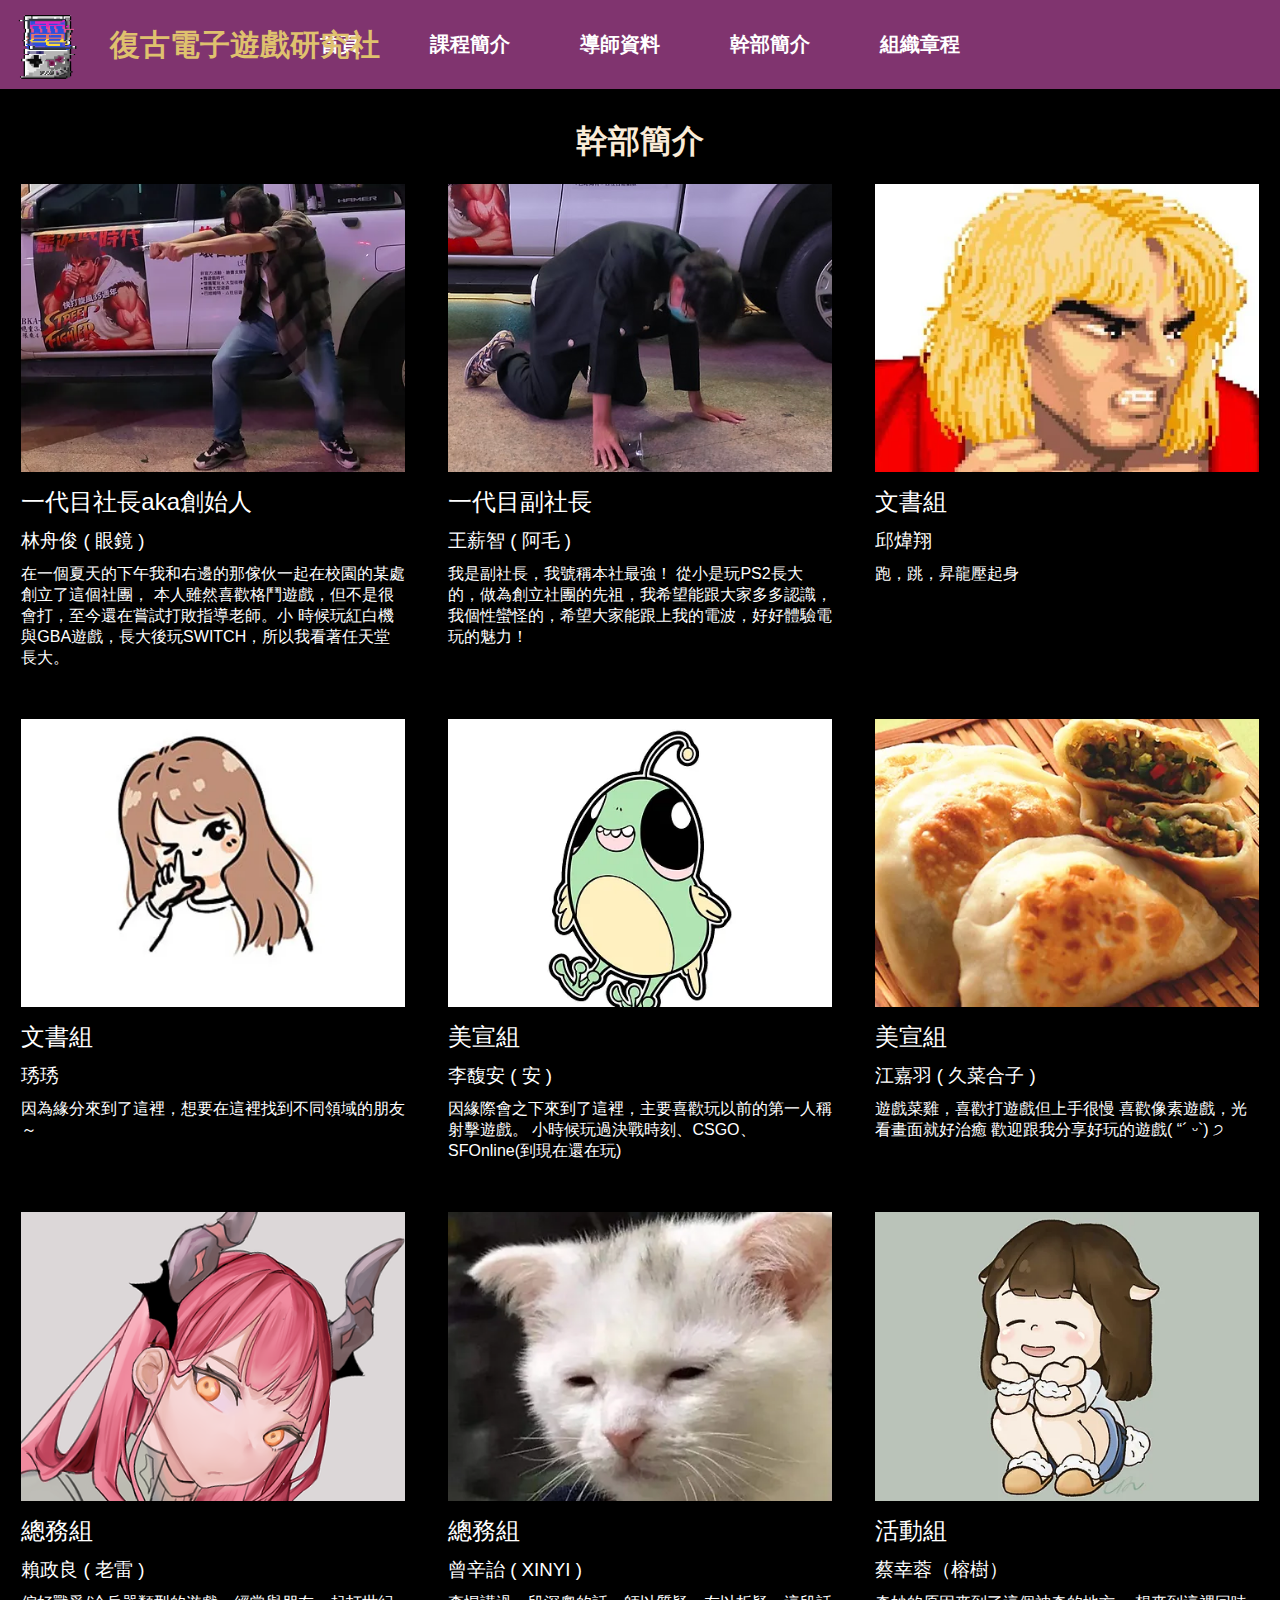
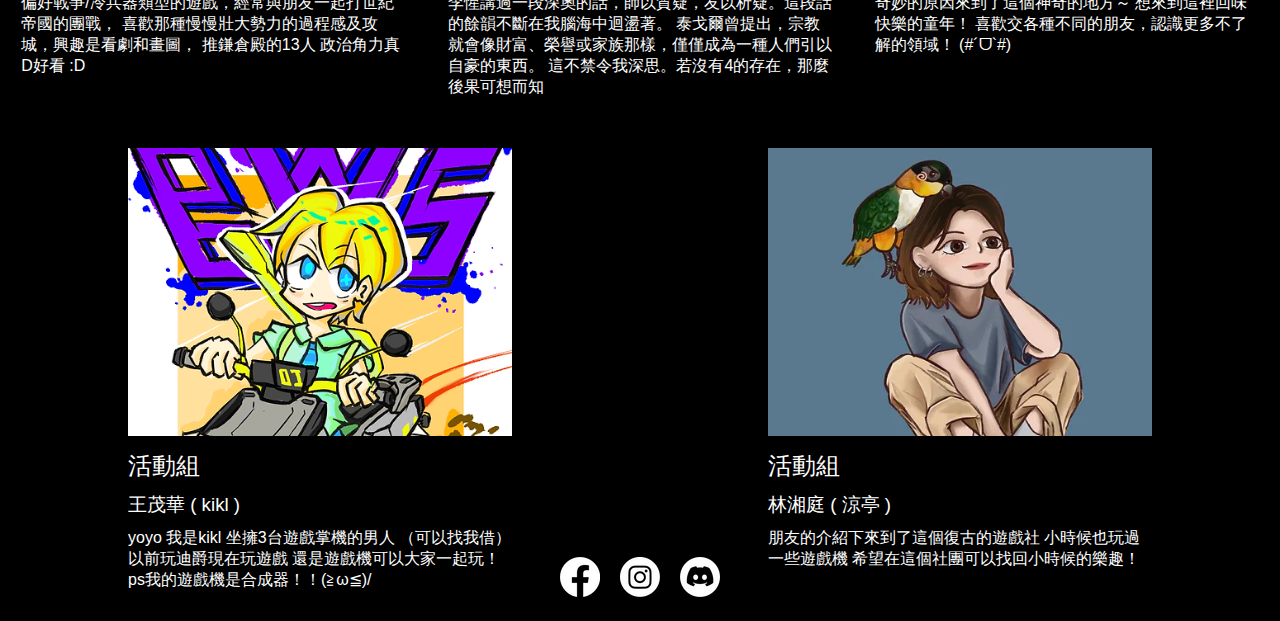
<file: cadare.html>
<!DOCTYPE html>
<html lang="en">
<head>
    <meta charset="UTF-8">
    <meta name="viewport" content="width=device-width, initial-scale=1.0">
    <link rel="icon" href="image/logo.ico">
    <title>復古電子遊戲研究社</title>
    <link rel="stylesheet" href="CSS/cadare.css">
</head>
<body>

    <p>復古電子遊戲研究社</p>
    
    <nav>
        <ul id="main_menu">
            <li><a href="index.html" class="active">首頁</a></li>
            <li><a href="class.html">課程簡介</a></li>
            <li><a href="teacher.html">導師資料</a></li>
            <li><a href="cadare.html">幹部簡介</a></li>
            <li><a href="regulation.html">組織章程</a></li>
        </ul>
    </nav>
    
    <h1>幹部簡介</h1>

    <div class="logo-container">
        <img src="image/logo.png" alt="">
    </div>
    
    <div class="container">
        <div class="grid-item">
            <img src="image/01.webp" alt="Member 1">
            <h2>一代目社長aka創始人</h2>
            <h3>林舟俊 ( 眼鏡 )</h3>
            <h4>在一個夏天的下午我和右邊的那傢伙一起在校園的某處創立了這個社團，
                本人雖然喜歡格鬥遊戲，但不是很會打，至今還在嘗試打敗指導老師。小
                時候玩紅白機與GBA遊戲，長大後玩SWITCH，所以我看著任天堂長大。</h4>
        </div>
        <div class="grid-item">
            <img src="image/02.webp" alt="Member 2">
            <h2>一代目副社長</h2>
            <h3>王薪智 ( 阿毛 )</h3>
            <h4>我是副社長，我號稱本社最強！
                從小是玩PS2長大的，做為創立社團的先祖，我希望能跟大家多多認識，
                我個性蠻怪的，希望大家能跟上我的電波，好好體驗電玩的魅力！</h4>
        </div>
        <div class="grid-item">
            <img src="image/03.webp" alt="Member 3">
            <h2>​文書組</h2>
            <h3>邱煒翔</h3>
            <h4>跑，跳，昇龍壓起身</h4>
        </div>
    </div>

    <div class="container">
        <div class="grid-item">
            <img src="image/04.webp" alt="Member 4">
            <h2>文書組</h2>
            <h3>琇琇</h3>
            <h4>因為緣分來到了這裡，想要在這裡找到不同領域的朋友～</h4>
        </div>
        <div class="grid-item">
            <img src="image/05.webp" alt="Member 5">
            <h2>美宣組</h2>
            <h3>李馥安 ( 安 )</h3>
            <h4>因緣際會之下來到了這裡，主要喜歡玩以前的第一人稱射擊遊戲。
                小時候玩過決戰時刻、CSGO、SFOnline(到現在還在玩)</h4>
        </div>
        <div class="grid-item">
            <img src="image/06.webp" alt="Member 6">
            <h2>美宣組</h2>
            <h3>江嘉羽 ( 久菜合子 )</h3>
            <h4>遊戲菜雞，喜歡打遊戲但上手很慢
                喜歡像素遊戲，光看畫面就好治癒
                歡迎跟我分享好玩的遊戲(  “´ ᵕ`) ੭</h4>
        </div>
    </div>

    <div class="container">
        <div class="grid-item">
            <img src="image/07.webp" alt="Member 7">
            <h2>總務組</h2>
            <h3>賴政良 ( 老雷 )</h3>
            <h4>偏好戰爭/冷兵器類型的遊戲，經常與朋友一起打世紀帝國的團戰，
                喜歡那種慢慢壯大勢力的過程感及攻城，興趣是看劇和畫圖，
                推鎌倉殿的13人 政治角力真D好看 :D</h4>
        </div>
        <div class="grid-item">
            <img src="image/08.webp" alt="Member 8">
            <h2>總務組</h2>
            <h3>曾辛詒 ( XINYI )</h3>
            <h4>李惺講過一段深奧的話，師以質疑，友以析疑。這段話的餘韻不斷在我腦海中迴盪著。
                泰戈爾曾提出，宗教就會像財富、榮譽或家族那樣，僅僅成為一種人們引以自豪的東西。
                這不禁令我深思。若沒有4的存在，那麼後果可想而知</h4>
        </div>
        <div class="grid-item">
            <img src="image/09.webp" alt="Member 9">
            <h2>活動組</h2>
            <h3>蔡幸蓉（榕樹）</h3>
            <h4>奇妙的原因來到了這個神奇的地方～
                想來到這裡回味快樂的童年！
                喜歡交各種不同的朋友，認識更多不了解的領域！
                (#´ᗜ`#)</h4>
        </div>
    </div>

    <div class="container">
        <div class="grid-item">
            <img src="image/10.webp" alt="Member 10">
            <h2>活動組</h2>
            <h3>王茂華 ( kikl )</h3>
            <h4>yoyo 我是kikl 坐擁3台遊戲掌機的男人 （可以找我借） 
                以前玩迪爵現在玩遊戲 還是遊戲機可以大家一起玩！ 
                ps我的遊戲機是合成器！！(≧ω≦)/</h4>
        </div>
        <div class="grid-item">
            <img src="image/11.webp" alt="Member 11">
            <h2>活動組</h2>
            <h3>林湘庭 ( ​涼亭 )</h3>
            <h4>朋友的介紹下來到了這個復古的遊戲社
                小時候也玩過一些遊戲機
                希望在這個社團可以找回小時候的樂趣！</h4>
        </div>
    </div>
    

    <div class="bottom-images">
        <a href="https://www.facebook.com/profile.php?id=61550191313431&mibextid=LQQJ4d" target="_blank">
            <img src="image/FB.webp" alt="Image FB">
        </a>
        <a href="https://instagram.com/tut_a16_regc?igshid=OGQ5ZDc2ODk2ZA==" target="_blank">
            <img src="image/IG.webp" alt="Image IG">
        </a>
        <a href="https://discord.gg/KTTB5EA2hS" target="_blank">
            <img src="image/DC.webp" alt="Image DC">
        </a>
    </div>

</body>
</html>
</file>
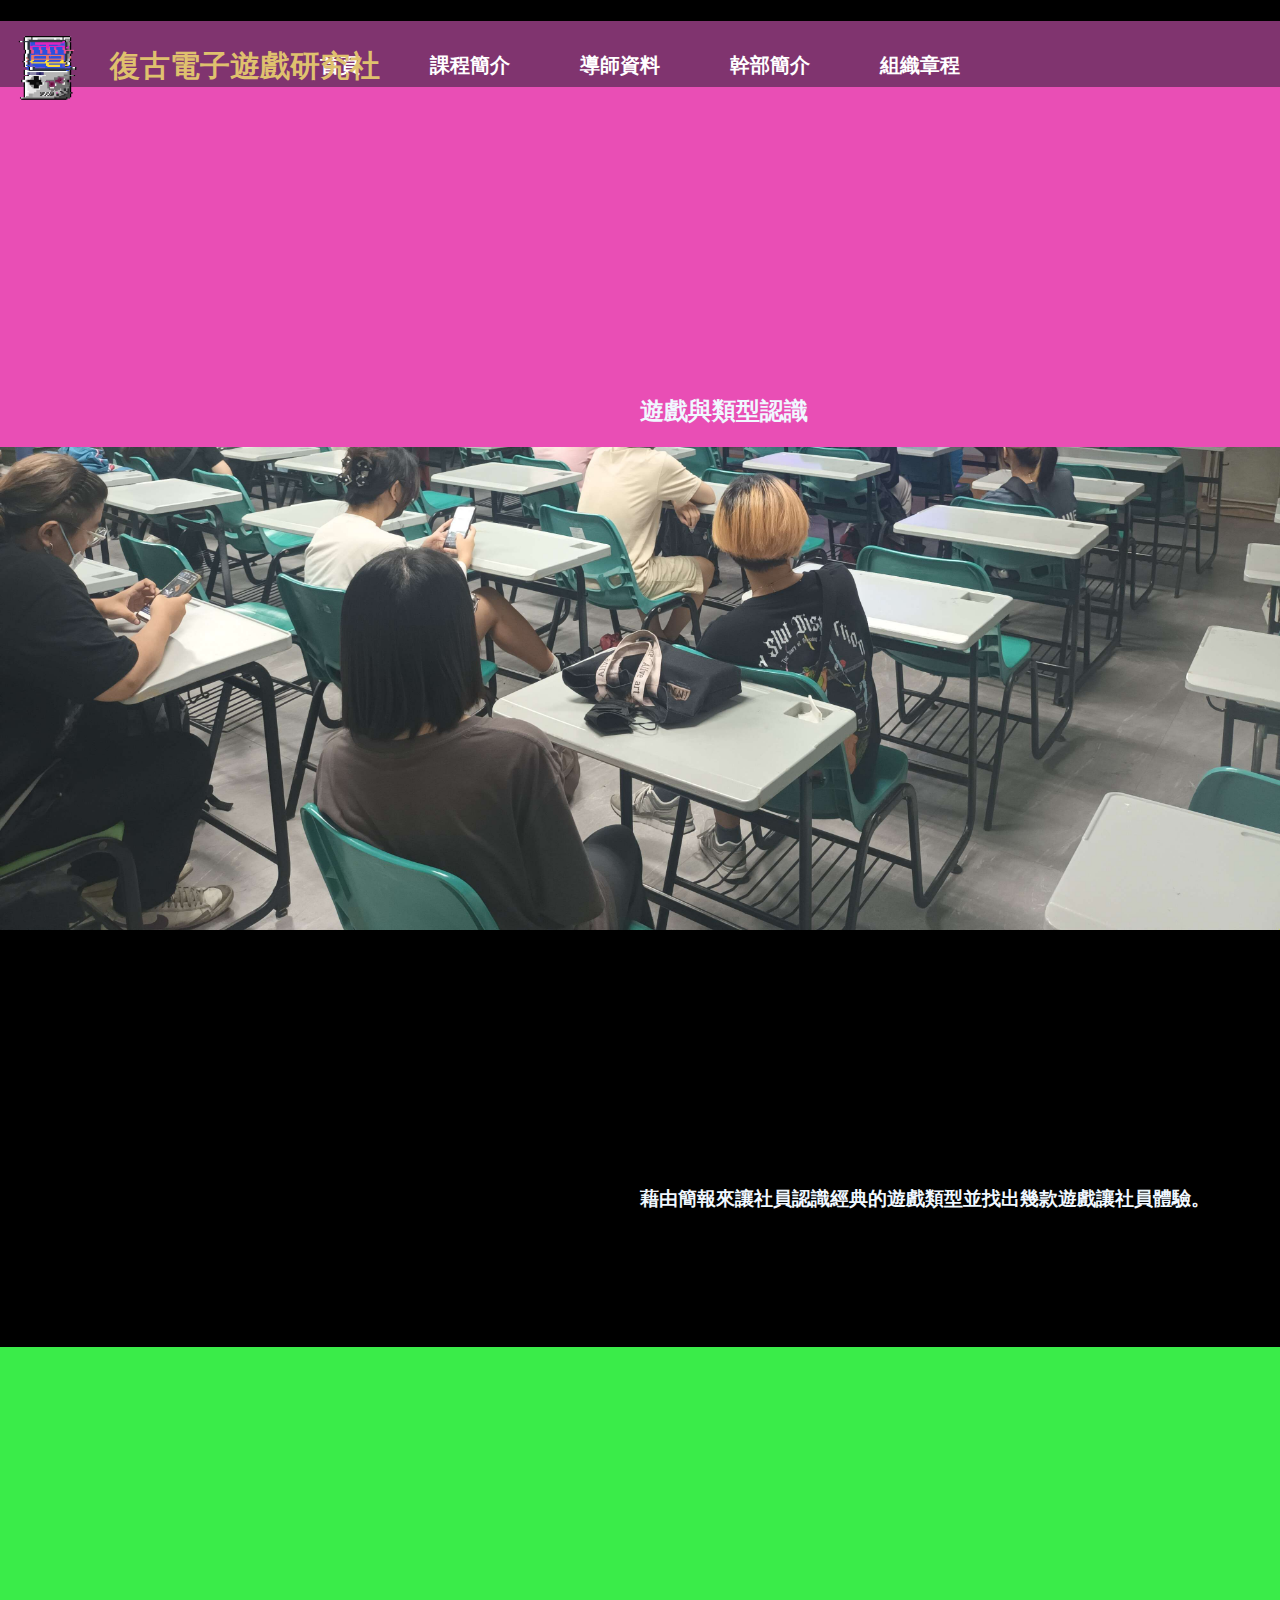
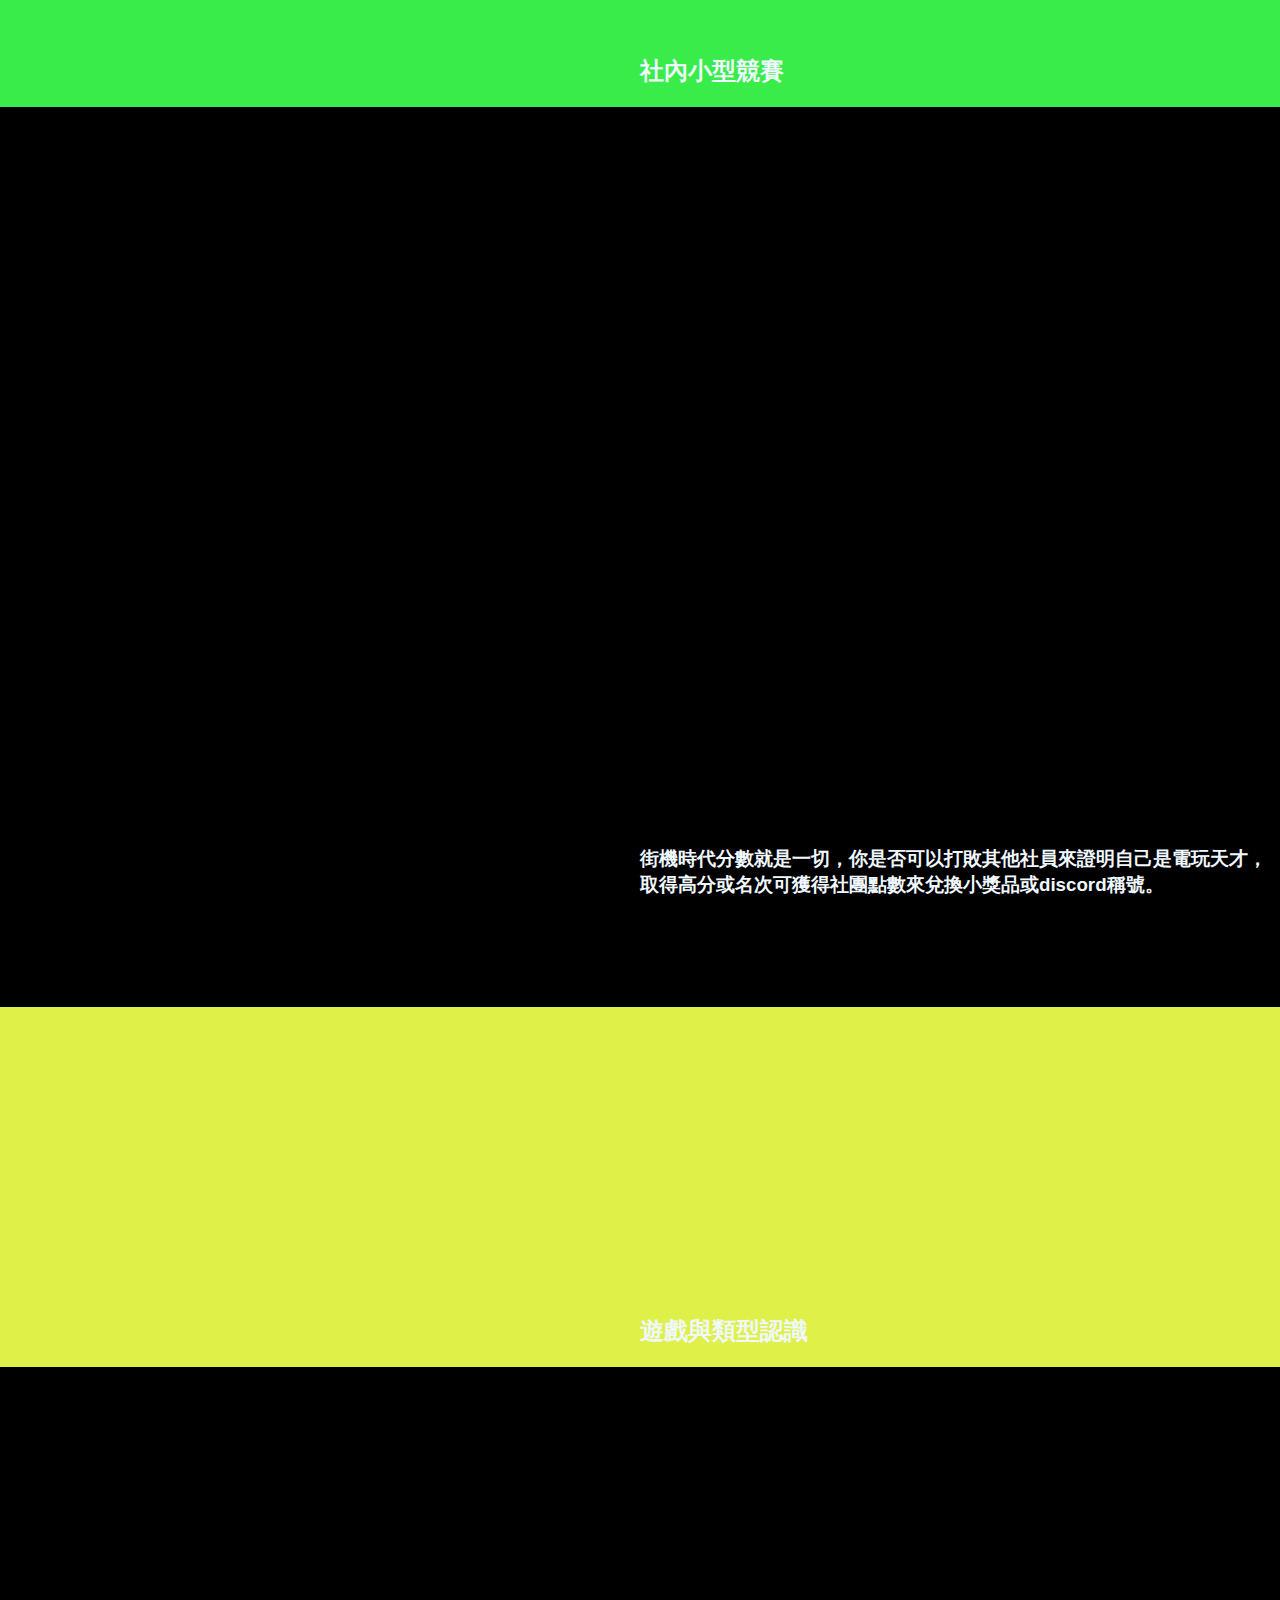
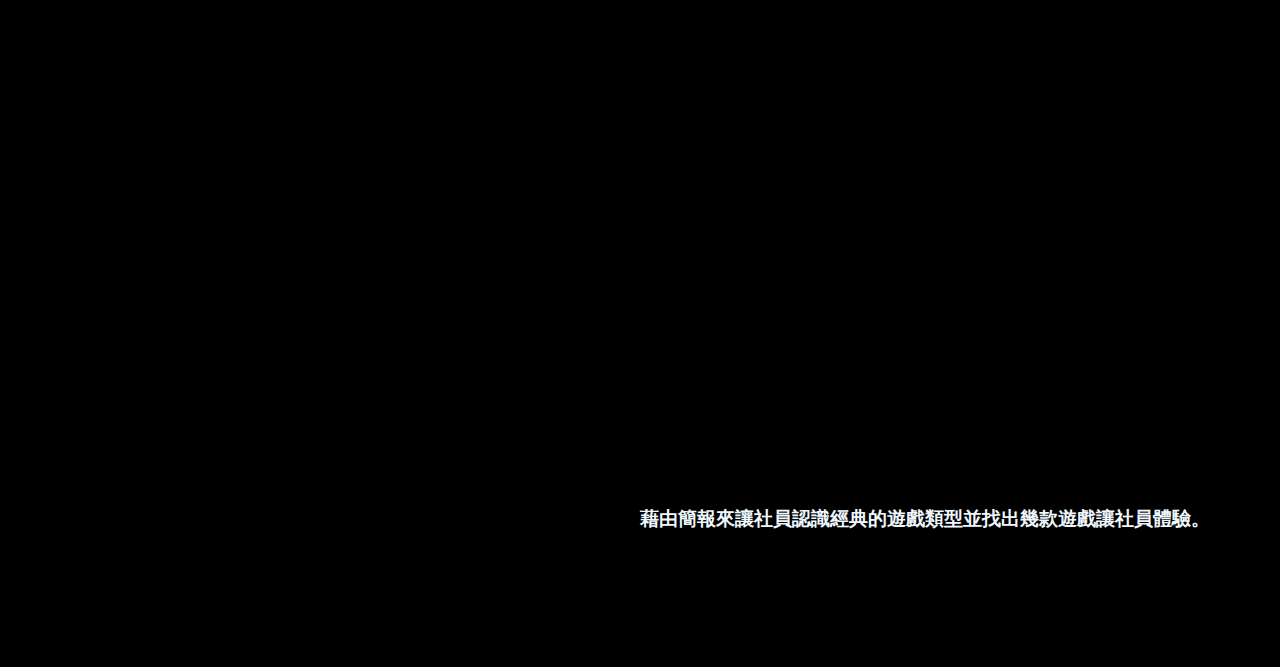
<file: class.html>
<!DOCTYPE html>
<html lang="en">
<head>
    <meta charset="UTF-8">
    <meta name="viewport" content="width=device-width, initial-scale=1.0">
    <link rel="icon" href="image/logo.ico">
    <title>復古電子遊戲研究社</title>
    <link rel="stylesheet" href="CSS/class.css">
</head>
<body>

    <p>復古電子遊戲研究社</p>
    
    <nav>
        <ul id="main_menu">
            <li><a href="index.html" class="active">首頁</a></li>
            <li><a href="class.html">課程簡介</a></li>
            <li><a href="teacher.html">導師資料</a></li>
            <li><a href="cadare.html">幹部簡介</a></li>
            <li><a href="regulation.html">組織章程</a></li>
        </ul>
    </nav>
    
    <h1>課程簡介</h1>

    <div class="logo-container">
        <img src="image/logo.png" alt="">
    </div>

    <div class="infos color_1">
        <h2 class="vcenter">遊戲與類型認識</h2>
    </div>

    <div class="fixed_bg bg_1">
        <h3 class="vcenter">藉由簡報來讓社員認識經典的遊戲類型並找出幾款遊戲讓社員體驗。</h3>
    </div>

    <div class="infos color_2">
        <h2 class="vcenter">社內小型競賽</h2>
    </div>

    <div class="fixed_bg bg_2">
        <h3 class="vcenter">街機時代分數就是一切，你是否可以打敗其他社員來證明自己是電玩天才，取得高分或名次可獲得社團點數來兌換小獎品或discord稱號。</h3>
    </div>

    <div class="infos color_3">
        <h2 class="vcenter">遊戲與類型認識</h2>
    </div>
    
    <div class="fixed_bg bg_3">
        <h3 class="vcenter">藉由簡報來讓社員認識經典的遊戲類型並找出幾款遊戲讓社員體驗。</h3>
    </div>

</body>
</html>
</file>
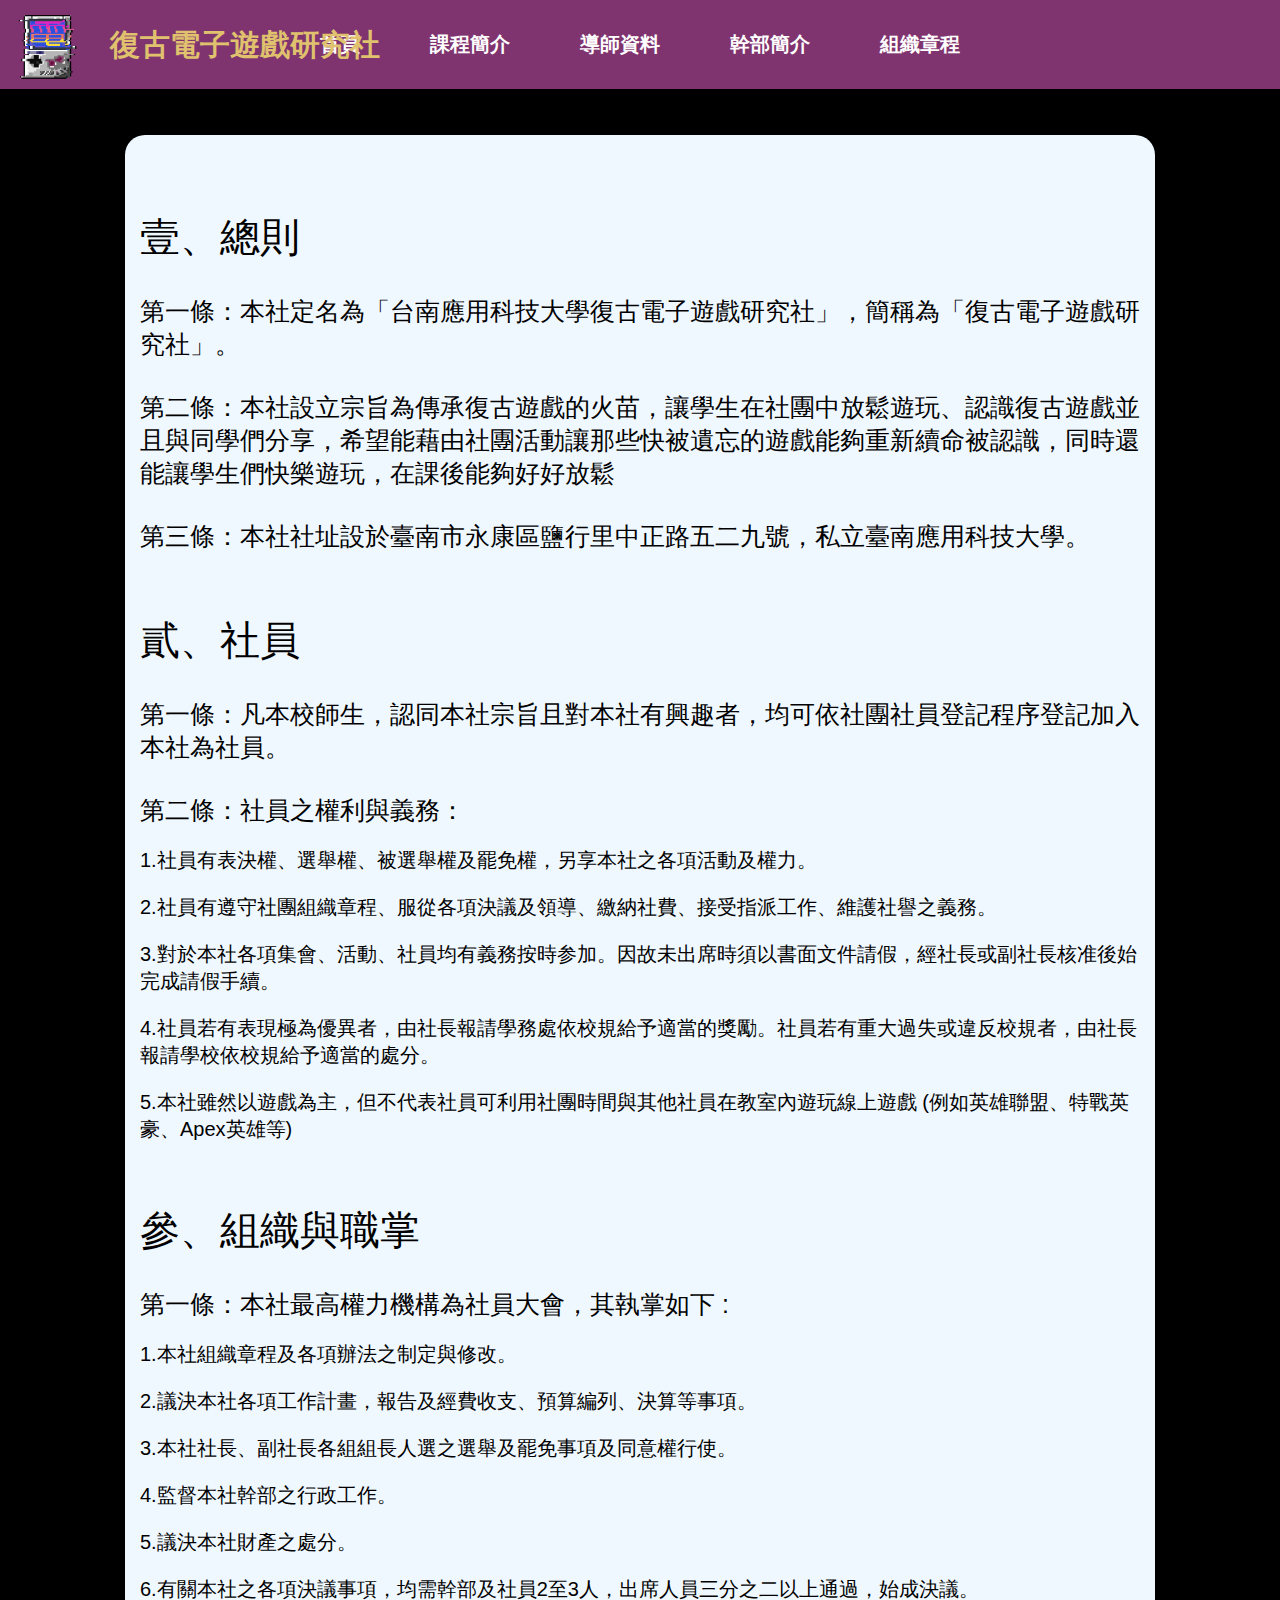
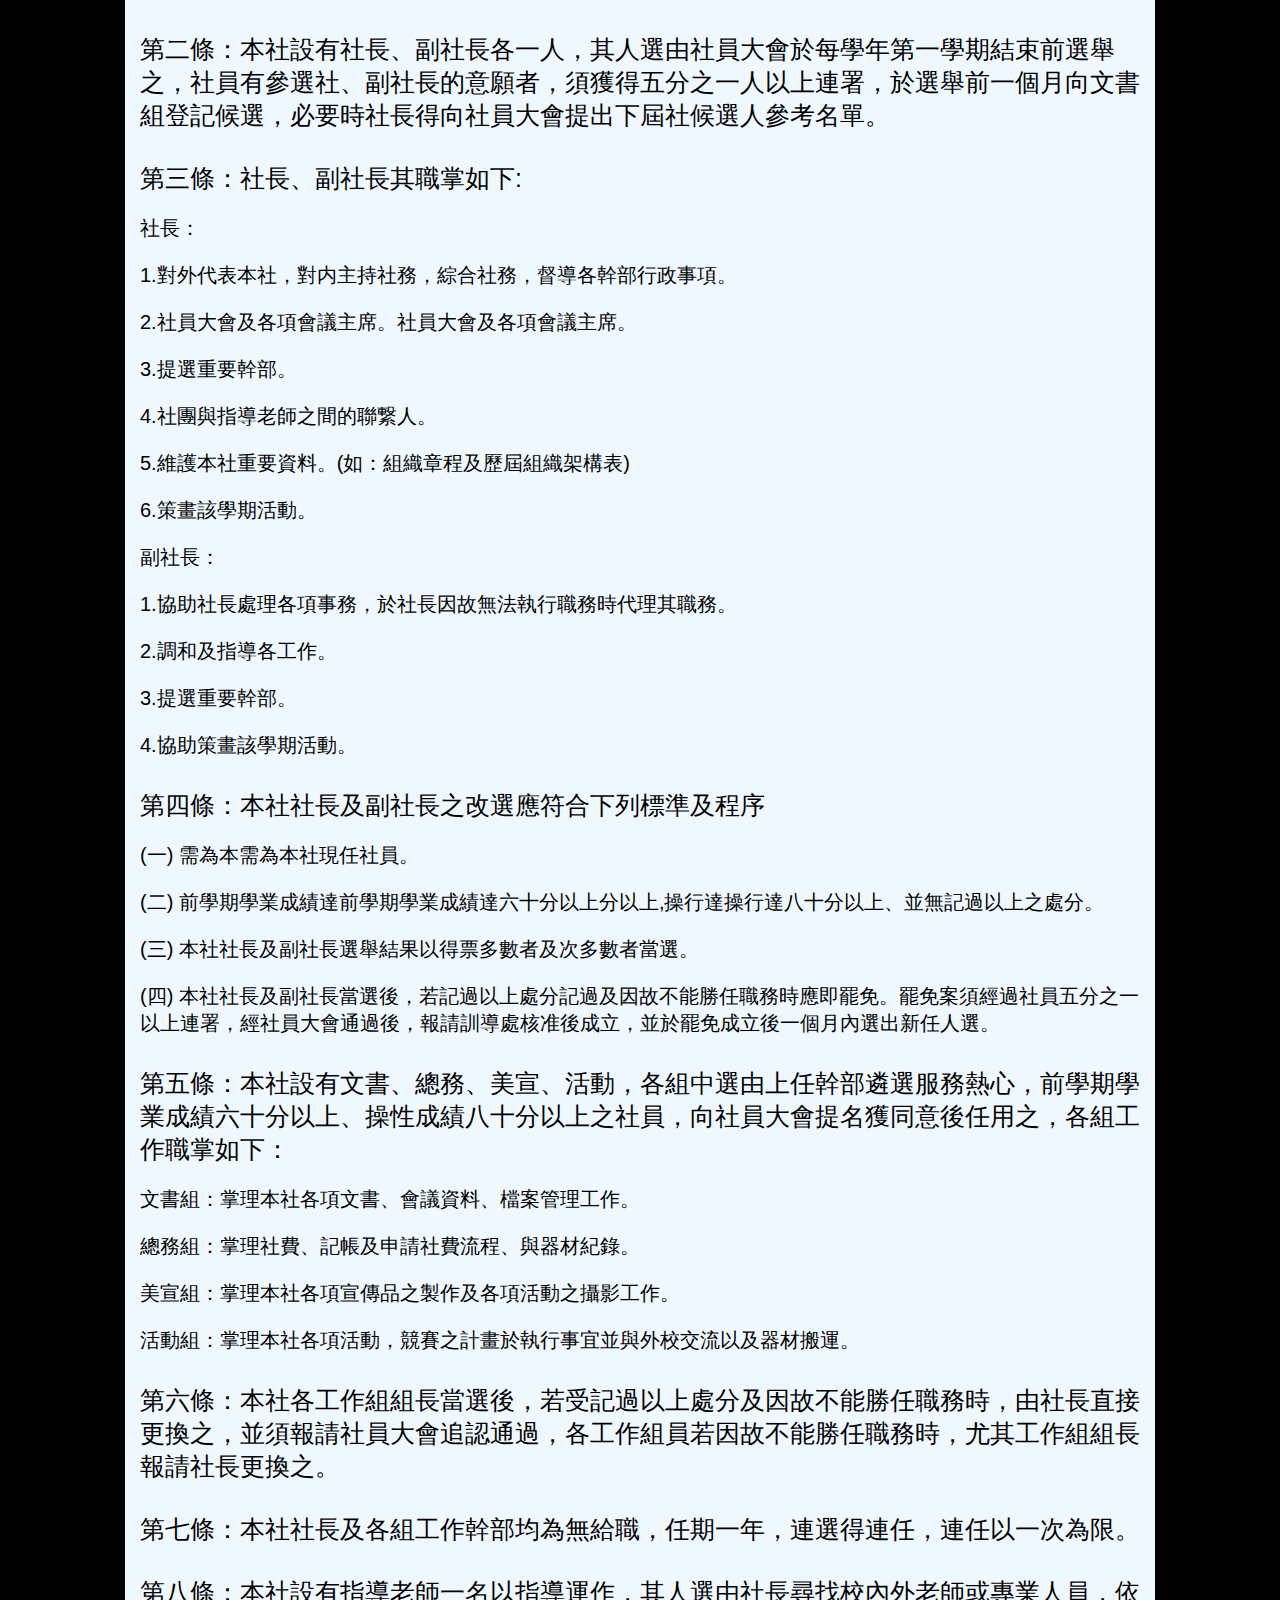
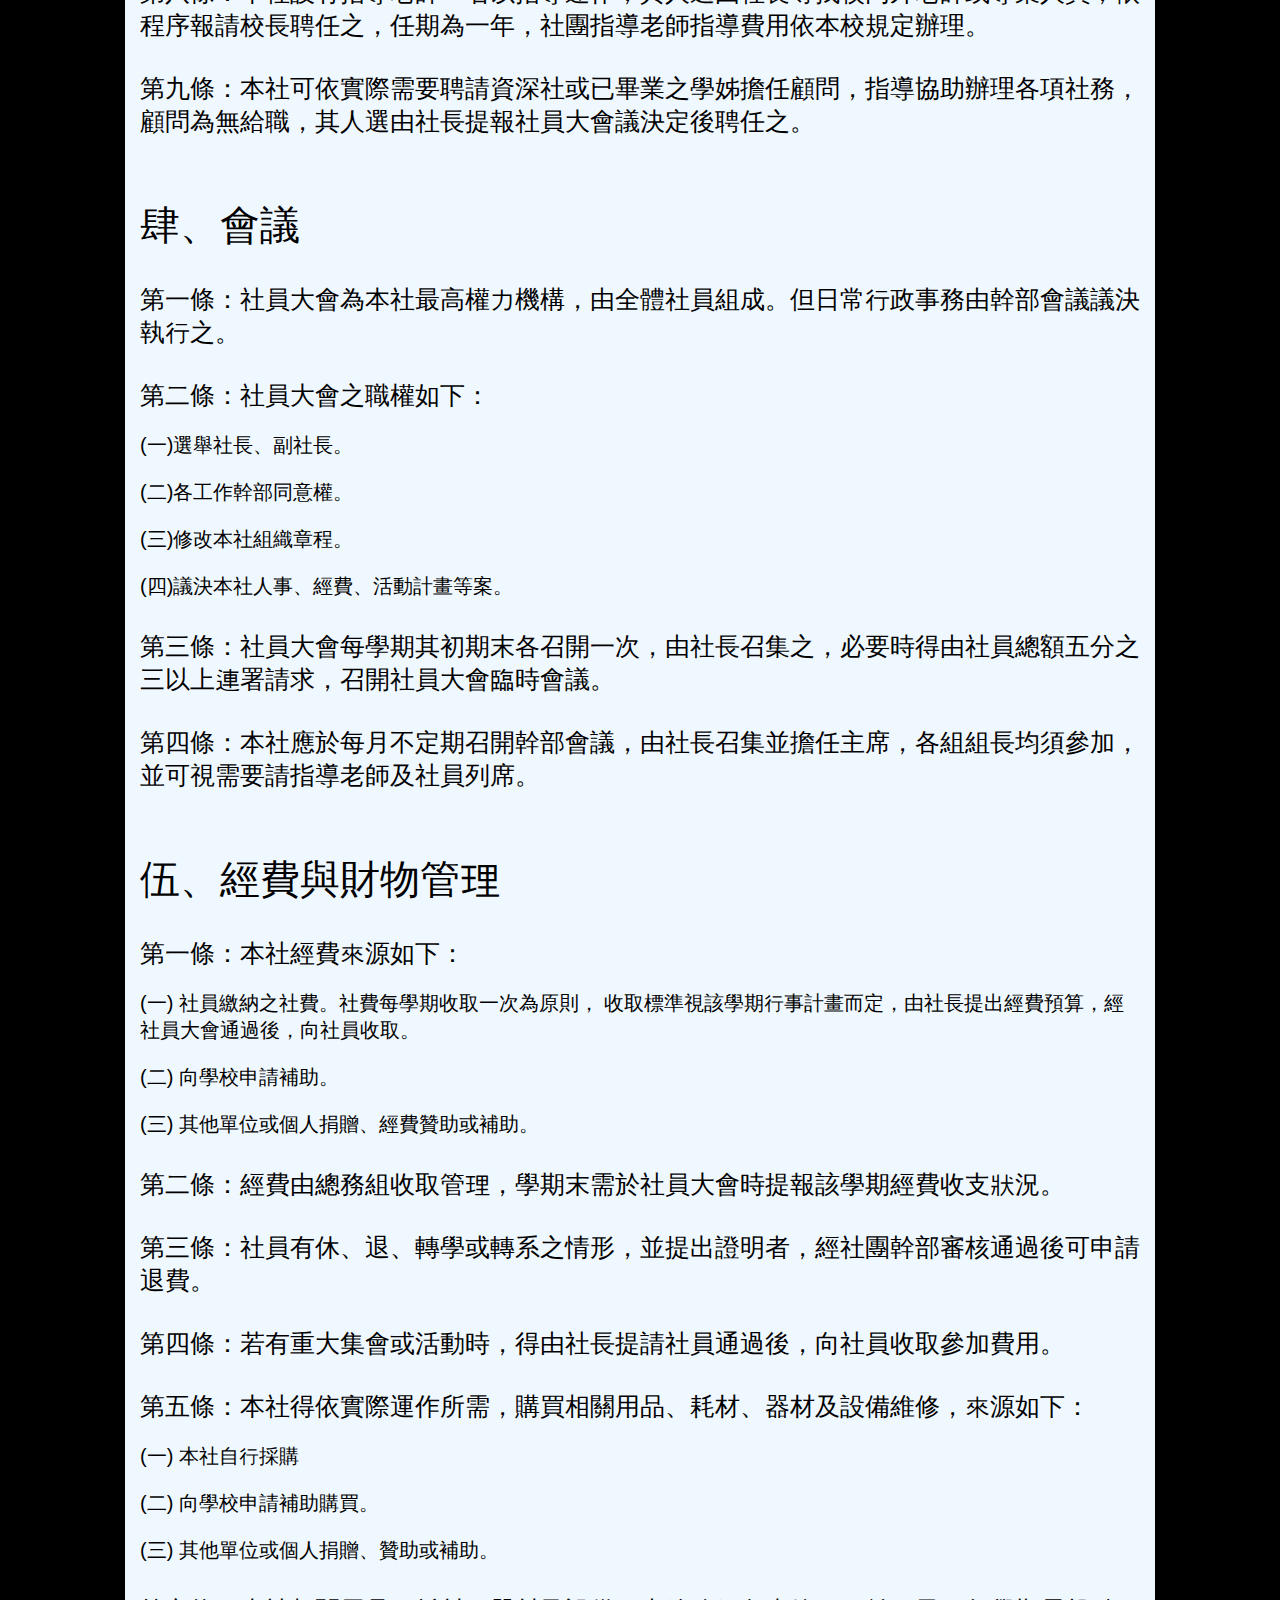
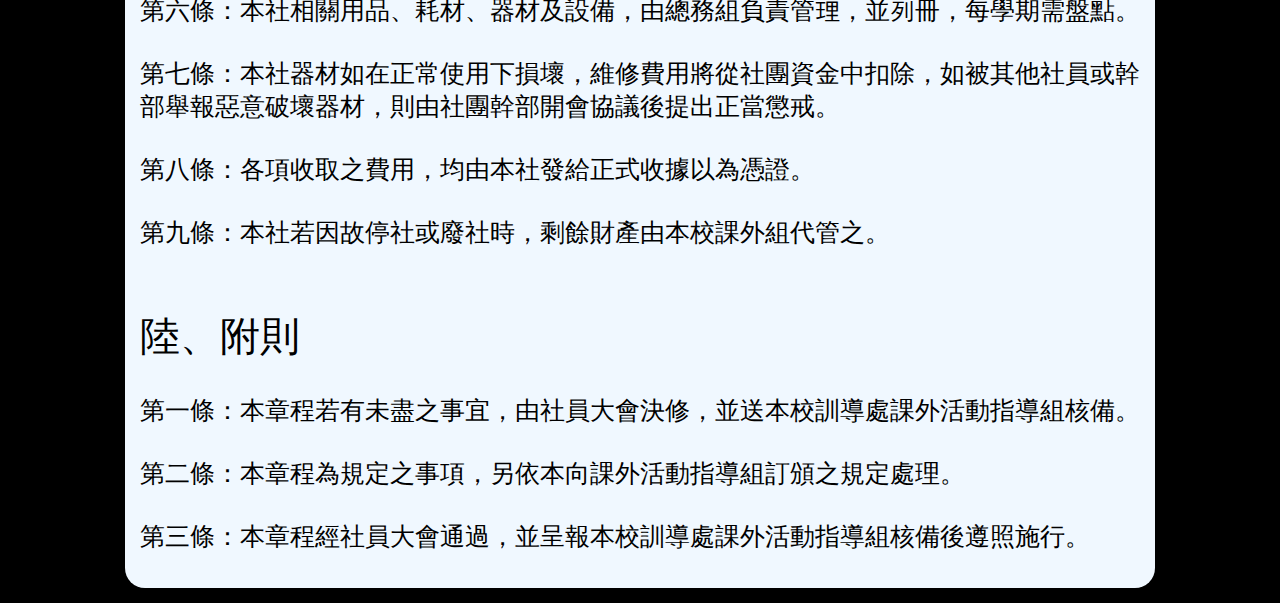
<file: regulation.html>
<!DOCTYPE html>
<html lang="en">
<head>
    <meta charset="UTF-8">
    <meta name="viewport" content="width=device-width, initial-scale=1.0">
    <link rel="icon" href="image/logo.ico">
    <title>復古電子遊戲研究社</title>
    <link rel="stylesheet" href="CSS/regulation.css">
</head>
<body>

    <p>復古電子遊戲研究社</p>
    
    <nav>
        <ul id="main_menu">
            <li><a href="index.html" class="active">首頁</a></li>
            <li><a href="class.html">課程簡介</a></li>
            <li><a href="teacher.html">導師資料</a></li>
            <li><a href="cadare.html">幹部簡介</a></li>
            <li><a href="regulation.html">組織章程</a></li>
        </ul>
    </nav>

    <div class="logo-container">
        <img src="image/logo.png" alt="">
    </div>

    <div class="box">

<h1>壹、總則</h1>

<h2>​第一條：本社定名為「台南應用科技大學復古電子遊戲研究社」，簡稱為「復古電子遊戲研究社」。</h2>
<h2>第二條：本社設立宗旨為傳承復古遊戲的火苗，讓學生在社團中放鬆遊玩、認識復古遊戲並且與同學們分享，希望能藉由社團活動讓那些快被遺忘的遊戲能夠重新續命被認識，同時還能讓學生們快樂遊玩，在課後能夠好好放鬆</h2>
<h2>第三條：本社社址設於臺南市永康區鹽行里中正路五二九號，私立臺南應用科技大學。</h2>

<h1>貳、社員</h1>

<h2>第一條：凡本校師生，認同本社宗旨且對本社有興趣者，均可依社團社員登記程序登記加入本社為社員。</h2>
<h2>第二條：社員之權利與義務：</h2>

<h3>1.社員有表決權、選舉權、被選舉權及罷免權，另享本社之各項活動及權力。</h3>

<h3>2.社員有遵守社團組織章程、服從各項決議及領導、繳納社費、接受指派工作、維護社譽之義務。</h3>

<h3>3.對於本社各項集會、活動、社員均有義務按時参加。因故未出席時須以書面文件請假，經社長或副社長核准後始完成請假手續。</h3>

<h3>4.社員若有表現極為優異者，由社長報請學務處依校規給予適當的獎勵。社員若有重大過失或違反校規者，由社長報請學校依校規給予適當的處分。</h3>

<h3>5.本社雖然以遊戲為主，但不代表社員可利用社團時間與其他社員在教室內遊玩線上遊戲 (例如英雄聯盟、特戰英豪、Apex英雄等)</h3>

<h1>參、組織與職掌</h1>

<h2>第一條：本社最高權力機構為社員大會，其執掌如下 :</h2>

<h3>1.本社組織章程及各項辦法之制定與修改。</h3>

<h3>2.​議決本社各項工作計畫，報告及經費收支、預算編列、決算等事項。</h3>

<h3>3.​本社社長、副社長各組組長人選之選舉及罷免事項及同意權行使。</h3>

<h3>4.​監督本社幹部之行政工作。</h3>

<h3>5.​議決本社財產之處分。</h3>

<h3>6.有關本社之各項決議事項，均需幹部及社員2至3人，出席人員三分之二以上通過，始成決議。</h3>

<h2>第二條：本社設有社長、副社長各一人，其人選由社員大會於每學年第一學期結束前選舉之，社員有參選社、副社長的意願者，須獲得五分之一人以上連署，於選舉前一個月向文書組登記候選，必要時社長得向社員大會提出下屆社候選人參考名單。</h2>
<h2>第三條：社長、副社長其職掌如下:</h2>

<h3>社長：</h3>

<h3>1.對外代表本社，對内主持社務，綜合社務，督導各幹部行政事項。</h3>

<h3>2.社員大會及各項會議主席。社員大會及各項會議主席。</h3>

<h3>3.提選重要幹部。</h3>

<h3>4.社團與指導老師之間的聯繋人。</h3>

<h3>5.維護本社重要資料。(如：組織章程及歷屆組織架構表)</h3>

<h3>6.策畫該學期活動。</h3>

<h3>副社長：</h3>

<h3>1.協助社長處理各項事務，於社長因故無法執行職務時代理其職務。</h3>

<h3>2.調和及指導各工作。</h3>

<h3>3.提選重要幹部。</h3>

<h3>4.協助策畫該學期活動。</h3>

<h2>第四條：本社社長及副社長之改選應符合下列標準及程序</h2>

<h3>(一) 需為本需為本社現任社員。</h3>

<h3>(二) 前學期學業成績達前學期學業成績達六十分以上分以上,操行達操行達八十分以上、並無記過以上之處分。</h3>

<h3>(三) 本社社長及副社長選舉結果以得票多數者及次多數者當選。</h3>

<h3>(四) 本社社長及副社長當選後，若記過以上處分記過及因故不能勝任職務時應即罷免。罷免案須經過社員五分之一以上連署，經社員大會通過後，報請訓導處核准後成立，並於罷免成立後一個月內選出新任人選。</h3>

<h2>第五條：本社設有文書、總務、美宣、活動，各組中選由上任幹部遴選服務熱心，前學期學業成績六十分以上、操性成績八十分以上之社員，向社員大會提名獲同意後任用之，各組工作職掌如下：</h2>

<h3>文書組：掌理本社各項文書、會議資料、檔案管理工作。</h3>
<h3>總務組：掌理社費、記帳及申請社費流程、與器材紀錄。</h3>
<h3>美宣組：掌理本社各項宣傳品之製作及各項活動之攝影工作。</h3>
<h3>活動組：掌理本社各項活動，競賽之計畫於執行事宜並與外校交流以及器材搬運。</h3>

<h2>第六條：本社各工作組組長當選後，若受記過以上處分及因故不能勝任職務時，由社長直接更換之，並須報請社員大會追認通過，各工作組員若因故不能勝任職務時，尤其工作組組長報請社長更換之。</h2>
<h2>第七條：本社社長及各組工作幹部均為無給職，任期一年，連選得連任，連任以一次為限。
<h2>第八條：本社設有指導老師一名以指導運作，其人選由社長尋找校內外老師或專業人員，依程序報請校長聘任之，任期為一年，社團指導老師指導費用依本校規定辦理。</h2>
<h2>第九條：本社可依實際需要聘請資深社或已畢業之學姊擔任顧問，指導協助辦理各項社務，顧問為無給職，其人選由社長提報社員大會議決定後聘任之。</h2>

<h1>肆、會議</h1>

<h2>第一條：社員大會為本社最高權力機構，由全體社員組成。但日常行政事務由幹部會議議決執行之。</h2>
<h2>第二條：社員大會之職權如下：</h2>

<h3>(一)選舉社長、副社長。</h3>

<h3>(二)各工作幹部同意權。</h3>

<h3>(三)修改本社組織章程。</h3>

<h3>(四)議決本社人事、經費、活動計畫等案。</h3>

<h2>第三條：社員大會每學期其初期末各召開一次，由社長召集之，必要時得由社員總額五分之三以上連署請求，召開社員大會臨時會議。</h2>
<h2>第四條：本社應於每月不定期召開幹部會議，由社長召集並擔任主席，各組組長均須參加，並可視需要請指導老師及社員列席。</h2>

<h1>伍、經費與財物管理</h1>

<h2>第一條：本社經費來源如下：</h2>

<h3>(一) 社員繳納之社費。社費每學期收取一次為原則， 收取標準視該學期行事計畫而定，由社長提出經費預算，經社員大會通過後，向社員收取。</h3>

<h3>(二) 向學校申請補助。</h3>

<h3>(三) 其他單位或個人捐贈、經費贊助或補助。</h3>

<h2>第二條：經費由總務組收取管理，學期末需於社員大會時提報該學期經費收支狀況。</h2>
<h2>第三條：社員有休、退、轉學或轉系之情形，並提出證明者，經社團幹部審核通過後可申請退費。</h2>
<h2>第四條：若有重大集會或活動時，得由社長提請社員通過後，向社員收取參加費用。</h2>
<h2>第五條：本社得依實際運作所需，購買相關用品、耗材、器材及設備維修，來源如下：</h2>

<h3>(一) 本社自行採購</h3>

<h3>(二) 向學校申請補助購買。</h3>

<h3>(三) 其他單位或個人捐贈、贊助或補助。</h3>

<h2>第六條：本社相關用品、耗材、器材及設備，由總務組負責管理，並列冊，每學期需盤點。</h2>
<h2>第七條：本社器材如在正常使用下損壞，維修費用將從社團資金中扣除，如被其他社員或幹部舉報惡意破壞器材，則由社團幹部開會協議後提出正當懲戒。</h2>
<h2>第八條：各項收取之費用，均由本社發給正式收據以為憑證。</h2>
<h2>第九條：本社若因故停社或廢社時，剩餘財產由本校課外組代管之。</h2>

<h1>陸、附則</h1>

<h2>第一條：本章程若有未盡之事宜，由社員大會決修，並送本校訓導處課外活動指導組核備。</h2>
<h2>第二條：本章程為規定之事項，另依本向課外活動指導組訂頒之規定處理。</h2>
<h2>第三條：本章程經社員大會通過，並呈報本校訓導處課外活動指導組核備後遵照施行。</h2>
    </div>

</body>
</html>
</file>
<file: CSS/cadare.css>
body {
    background-color: rgb(0, 0, 0);
    font-family: Impact, Haettenschweiler, 'Arial Narrow Bold', sans-serif;
    margin: 0;
    position: relative;
    padding-top: 120px;
}

h1 {
    text-align: center;
    color: antiquewhite;
    margin-top: 0px;
    margin-bottom: 20px;
    z-index: 3;
}

nav {
    margin: 0;
    padding: 0;
    position: absolute;
    top: 0;
    left: 0;
    width: 100%;
    background-color: rgba(255, 103, 222, 0.5);
    z-index: 1;
}

.container {
    display: flex;
    justify-content: space-around;
    align-items: flex-start;
    flex-wrap: wrap;
    margin-top: 20px;
}

.grid-item {
    width: 30%;
    margin-bottom: 20px;
}

.grid-item img {
    width: 100%;
    height: auto;
}

.grid-item p {
    text-align: center;
    color: #fff;
    margin-top: 10px;
}

.grid-item h2,
.grid-item h3,
.grid-item h4 {
    font-weight: normal;
    margin: 10px 0;
    color: #fff;
}

.logo-container {
    position: absolute;
    top: 10px;
    left: 10px;
    z-index: 2;
}

.logo-container img {
    width: 80px;
    height: auto;
}

p {
    text-align: center;
    font-size: 30px;
    color: rgb(223, 193, 110);
    font-weight: bold;
    margin-top: 15px;
    position:absolute;
    top: 10px;
    left: 110px;
    z-index: 3;
}

#main_menu {
    list-style: none;
    padding: 0;
    display: flex;
    justify-content: center;
    align-items: center;
    z-index: 2;
}

#main_menu li {
    display: inline-block;
    margin-right: 20px;
}

#main_menu li:last-child {
    margin-right: 0;
}

#main_menu li a {
    display: block;
    padding: 15px 25px;
    font-size: 20px;
    font-weight: bold;
    text-decoration: none;
    color: rgb(255, 255, 255);
    transition: color 0.3s ease;
}

#main_menu li a:hover {
    color: rgb(223, 193, 110);
}

.bottom-images {
    position: absolute;
    bottom: 0;
    left: 50%;
    transform: translateX(-50%);
    display: flex;
    justify-content: space-around;
    align-items: center;
    margin-bottom: 20px;
    z-index: 3;
}

.bottom-images a {
    text-decoration: none;
    margin: 0 10px;
}

.bottom-images img {
    width: 40px;
    height: auto;
}

.grid-item img {
    width: 100%;
    height: auto;
    transition: transform 0.3s ease;
}

.grid-item img:hover {
    transform: scale(1.2);
}
</file>
<file: CSS/class.css>
body {
    background-color: rgb(0, 0, 0);
    font-family: Impact, Haettenschweiler, 'Arial Narrow Bold', sans-serif;
    margin: 0;
    position: relative;
}

.container {
    display: flex;
    flex-direction: column;
    justify-content: flex-start;
    align-items: center;
    height: 100vh;
    overflow: hidden;
    position: relative;
    max-width: 800px;
    margin: 0 auto;
}

video {
    width: 100%;
    height: 100%;
    object-fit: cover;
}

.logo-container {
    position: absolute;
    top: 10px;
    left: 10px;
    z-index: 2;
}

.logo-container img {
    width: 80px;
    height: auto;
}

p {
    text-align: center;
    font-size: 30px;
    color: rgb(223, 193, 110);
    font-weight: bold;
    margin-top: 15px;
    position: absolute;
    top: 10px;
    left: 110px;
    z-index: 1;
}

nav {
    position: absolute;
    top: 0;
    left: 0;
    width: 100%;
    background-color: rgba(255, 103, 222, 0.5);
    z-index: 0;
}

#main_menu {
    list-style: none;
    padding: 0;
    display: flex;
    justify-content: center;
    align-items: center;
}

#main_menu li {
    display: inline-block;
    margin-right: 20px;
}

#main_menu li:last-child {
    margin-right: 0;
}

#main_menu li a {
    display: block;
    padding: 15px 25px;
    font-size: 20px;
    font-weight: bold;
    text-decoration: none;
    color: rgb(255, 255, 255);
    transition: color 0.3s ease;
}

#main_menu li a:hover {
    color: rgb(223, 193, 110);
}


html, body{
    height: 100%;
}

.bg_1{
    background-image: url(../image/game\ introduction.jpg);
}

.bg_2{
    background-image: url(../image/gameVS.jpg);
}

.bg_3{
    background-image: url(../image/playgame.jpg);
}

.color_1{
    background-color: rgb(233, 78, 181);
}

.color_2{
    background-color: rgb(58, 236, 73);
}

.color_3{
    background-color: rgb(223, 240, 73);
}

.fixed_bg{
    position: relative;
    height: 100%;
}

.infos{
    position: relative;
    height: 40%;
}

.fixed_bg{
    background-position: center;
    background-attachment: fixed;
    background-size: cover;
    background-repeat: no-repeat;
}

.vcenter{
    position: absolute;
    top: 80%;
    left: 50%;
    color: aliceblue;
    z-index: 3;
}
</file>
<file: CSS/regulation.css>
body {
    background-color: rgb(0, 0, 0);
    font-family: Impact, Haettenschweiler, 'Arial Narrow Bold', sans-serif;
    margin: 0;
    position: relative;
    padding-top: 120px;
}

h1 {
    color: rgb(0, 0, 0);
    margin-top: 60px;
    margin-bottom: 20px;
    font-size: 40px;
    font-weight: normal; 
    z-index: 3;
}

h2 {
    color: rgb(0, 0, 0);
    margin-top: 30px;
    margin-bottom: 20px;
    font-size: 25px; 
    font-weight: normal; 
    z-index: 3;
}

h3 {
    color: rgb(0, 0, 0);
    margin-top: 10px;
    margin-bottom: 20px;
    font-size: 20px;
    font-weight: normal; 
    z-index: 3;
}

nav {
    margin: 0;
    padding: 0;
    position: absolute;
    top: 0;
    left: 0;
    width: 100%;
    background-color: rgba(255, 103, 222, 0.5);
    z-index: 1;
}

.container {
    display: flex;
    flex-direction: column;
    justify-content: flex-start;
    align-items: center;
    height: 100vh;
    overflow: hidden;
    position: relative;
    max-width: 800px;
    margin: 0 auto;
}

.logo-container {
    position: absolute;
    top: 10px;
    left: 10px;
    z-index: 2;
}

.logo-container img {
    width: 80px;
    height: auto;
}

p {
    text-align: center;
    font-size: 30px;
    color: rgb(223, 193, 110);
    font-weight: bold;
    margin-top: 15px;
    position:absolute;
    top: 10px;
    left: 110px;
    z-index: 3;
}

#main_menu {
    list-style: none;
    padding: 0;
    display: flex;
    justify-content: center;
    align-items: center;
    z-index: 2;
}

#main_menu li {
    display: inline-block;
    margin-right: 20px;
}

#main_menu li:last-child {
    margin-right: 0;
}

#main_menu li a {
    display: block;
    padding: 15px 25px;
    font-size: 20px;
    font-weight: bold;
    text-decoration: none;
    color: rgb(255, 255, 255);
    transition: color 0.3s ease;
}

#main_menu li a:hover {
    color: rgb(223, 193, 110);
}

.box{
    width: 1000px;
    background-color: aliceblue;
    margin: 15px auto;
    padding: 15px;
    border-radius: 20px;
}
</file>
